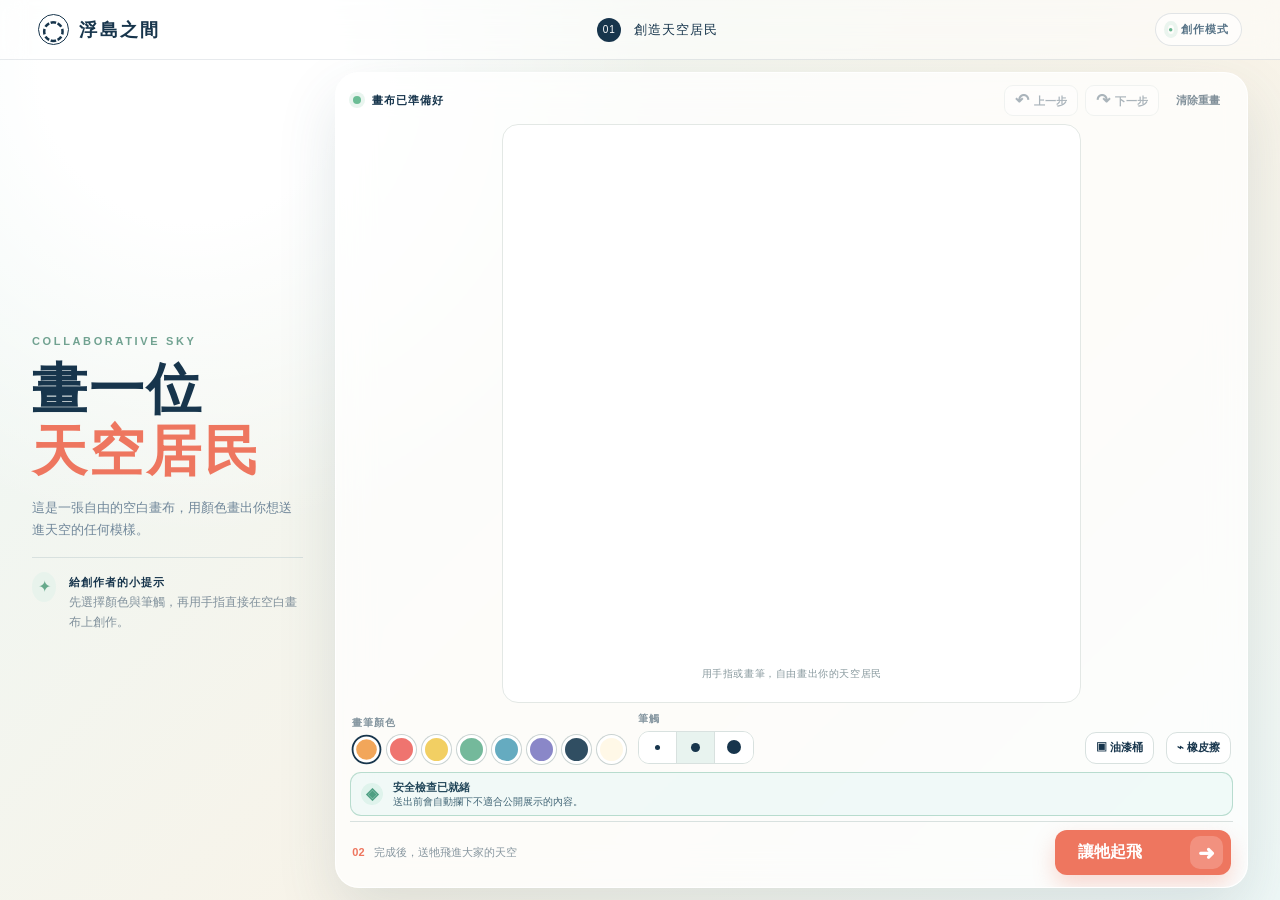
<file: index.html>
<!doctype html>
<html lang="zh-Hant">
<head><meta charset="utf-8"><meta name="viewport" content="width=device-width,initial-scale=1,maximum-scale=1,viewport-fit=cover,user-scalable=no"><meta name="theme-color" content="#e8f7f6"><title>浮島之間｜畫一位天空居民</title><link rel="stylesheet" href="styles.css?v=20261028-1"></head>
<body class="studio-page">
<header class="topbar"><div class="brand" aria-label="浮島之間"><span class="brand-mark">◌</span><span>浮島之間</span></div><div class="step-pill"><span>01</span> 創造天空居民</div><div class="locked-pill"><span>●</span> 創作模式</div></header>
<main class="studio-shell">
<section class="intro-panel"><p class="eyebrow">COLLABORATIVE SKY</p><h1>畫一位<br><em>天空居民</em></h1><p class="lede">這是一張自由的空白畫布，用顏色畫出你想送進天空的任何模樣。</p>
<div class="hint-card"><span class="hint-icon">✦</span><p><strong>給創作者的小提示</strong><br>先選擇顏色與筆觸，再用手指直接在空白畫布上創作。</p></div></section>
<section class="canvas-panel"><div class="canvas-heading"><div><span class="status-dot"></span> 畫布已準備好</div><div class="history-actions"><button id="undoBtn" class="history-button" disabled><span>↶</span> 上一步</button><button id="redoBtn" class="history-button" disabled><span>↷</span> 下一步</button><button id="clearBtn" class="text-button">清除重畫</button></div></div>
<div class="canvas-stage"><canvas id="drawCanvas" width="720" height="720" aria-label="繪圖畫布"></canvas><div class="canvas-note">用手指或畫筆，自由畫出你的天空居民</div></div>
<div class="tool-dock"><div class="palette-group"><span class="tool-label">畫筆顏色</span><div class="palette" id="palette"></div></div><div class="size-group"><span class="tool-label">筆觸</span><div class="segmented" id="sizes"><button data-size="12" aria-label="細筆"><i class="dot small"></i></button><button data-size="24" class="active" aria-label="中筆"><i class="dot medium"></i></button><button data-size="42" aria-label="粗筆"><i class="dot large"></i></button></div></div><button id="bucketBtn" class="tool-toggle bucket-button" aria-pressed="false"><span>▣</span> 油漆桶</button><button id="eraserBtn" class="tool-toggle eraser-button" aria-pressed="false"><span>⌁</span> 橡皮擦</button></div>
<div class="safety-note" id="safetyStatus" aria-live="polite"><span>◈</span><div><strong>作品安全檢查</strong><small>送出前會在這台平板自動檢查，不適合公開展示的內容不會進入投影幕。</small></div></div>
<div class="action-row"><p><span>02</span> 完成後，送牠飛進大家的天空</p><button id="flyBtn" class="fly-button"><span>讓牠起飛</span><b>➜</b></button></div></section></main>
<div class="toast" id="toast" role="status" aria-live="polite"><span>✓</span><div><strong>準備起飛！</strong><small>到投影幕找找你的作品吧</small></div></div><script src="tf.min.js?v=20261027-3"></script><script src="nsfwjs.min.js?v=20261027-3"></script><script src="painter.js?v=20261028-1"></script></body></html>
</file>
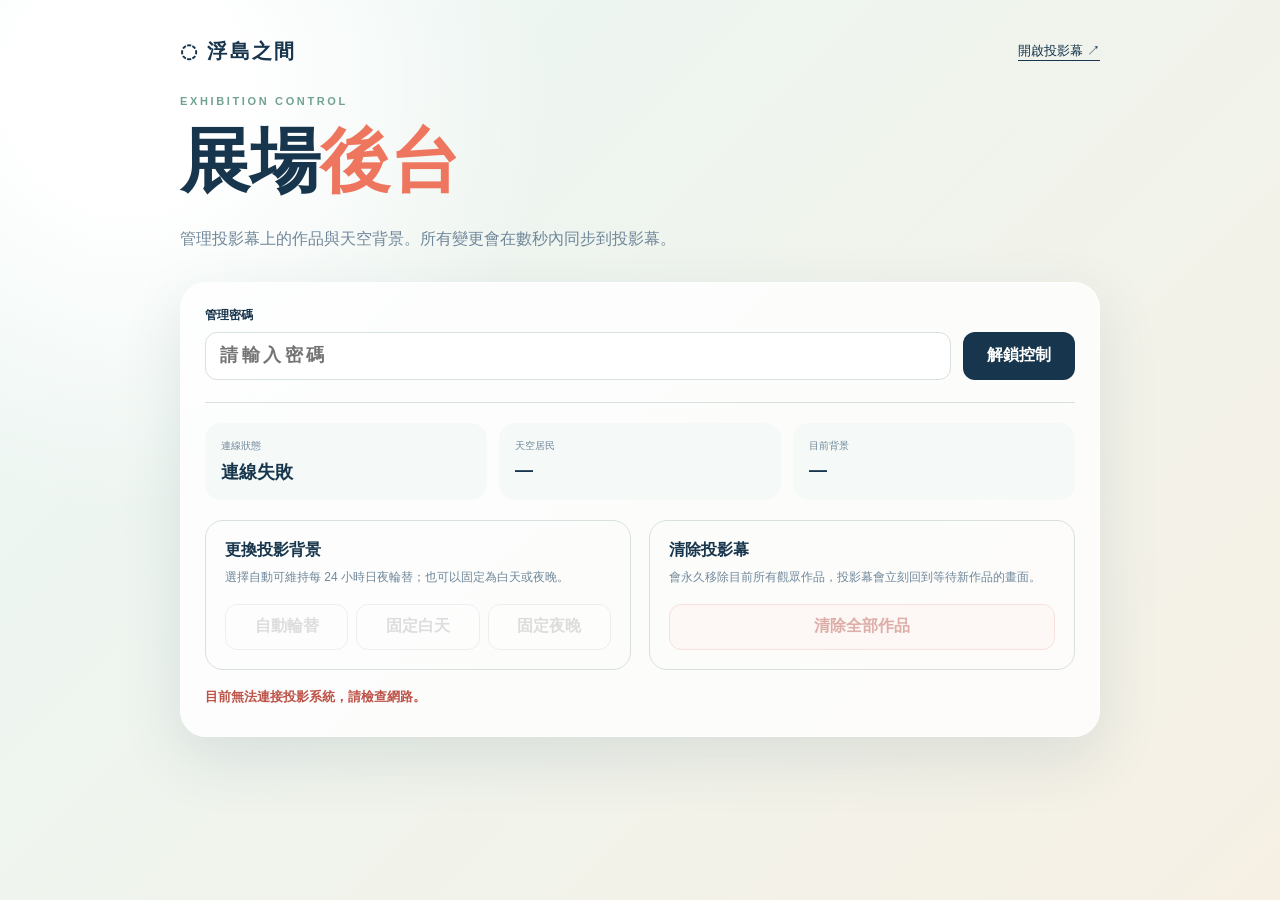
<file: admin.html>
<!doctype html>
<html lang="zh-Hant"><head><meta charset="utf-8"><meta name="viewport" content="width=device-width,initial-scale=1"><meta name="theme-color" content="#17354c"><title>浮島之間｜展場後台</title><style>
:root{--ink:#17354c;--muted:#70879a;--line:#d8e1df;--coral:#ee765f}*{box-sizing:border-box}body{margin:0;min-height:100vh;font-family:"Microsoft JhengHei","PingFang TC",sans-serif;color:var(--ink);background:radial-gradient(circle at 10% 10%,#fff 0 8%,transparent 30%),linear-gradient(135deg,#eaf7f5,#f6f0e4)}button,input{font:inherit}.shell{width:min(920px,calc(100% - 32px));margin:auto;padding:38px 0 56px}.top{display:flex;align-items:center;justify-content:space-between;margin-bottom:30px}.brand{font-family:serif;font-weight:900;letter-spacing:.12em;font-size:20px}.back{color:var(--ink);text-decoration:none;font-size:13px;border-bottom:1px solid}.eyebrow{font-size:11px;letter-spacing:.24em;color:#71a291;font-weight:800}.hero h1{font-family:serif;font-size:clamp(38px,7vw,70px);margin:8px 0 10px}.hero h1 em{color:var(--coral);font-style:normal}.hero p{color:var(--muted);line-height:1.8}.panel{margin-top:28px;background:rgba(255,255,255,.82);border:1px solid #fff;border-radius:26px;padding:24px;box-shadow:0 22px 60px rgba(56,91,105,.13)}.lock{display:flex;gap:12px;align-items:end;padding-bottom:22px;border-bottom:1px solid var(--line)}label{display:block;flex:1;font-size:12px;font-weight:700}input{display:block;width:100%;margin-top:8px;height:48px;border:1px solid var(--line);border-radius:12px;padding:0 14px;font-size:18px;letter-spacing:.2em}.unlock{height:48px;border:0;border-radius:12px;padding:0 24px;background:var(--ink);color:#fff;font-weight:800;cursor:pointer}.status{display:grid;grid-template-columns:repeat(3,1fr);gap:12px;margin:20px 0}.status div{background:#f5faf8;border-radius:16px;padding:16px}.status small,.status strong{display:block}.status small{font-size:10px;color:var(--muted);margin-bottom:7px}.status strong{font-size:18px}.controls{display:grid;grid-template-columns:1fr 1fr;gap:18px}.card{border:1px solid var(--line);border-radius:18px;padding:19px}.card h2{font-size:16px;margin:0 0 7px}.card p{font-size:12px;color:var(--muted);line-height:1.65;margin:0 0 16px}.themes{display:grid;grid-template-columns:repeat(3,1fr);gap:8px}.themes button,.clear{height:46px;border:1px solid var(--line);border-radius:12px;background:#fff;cursor:pointer;font-weight:800}.themes button.active{background:var(--ink);color:#fff;border-color:var(--ink)}.clear{width:100%;background:#fff1ee;color:#b94f43;border-color:#f3c1b8}.clear.confirm{background:#c94f43;color:#fff}.controls button:disabled{opacity:.45;cursor:not-allowed}.message{min-height:24px;margin-top:18px;font-size:13px;font-weight:700;color:#4b8f78}.message.error{color:#bd5248}@media(max-width:680px){.shell{padding-top:24px}.panel{padding:16px}.lock{align-items:stretch;flex-direction:column}.controls,.status{grid-template-columns:1fr}.themes{grid-template-columns:1fr}.unlock{width:100%}}
</style></head><body><main class="shell"><header class="top"><div class="brand">◌ 浮島之間</div><a class="back" href="projection.html" target="_blank">開啟投影幕 ↗</a></header><section class="hero"><div class="eyebrow">EXHIBITION CONTROL</div><h1>展場<em>後台</em></h1><p>管理投影幕上的作品與天空背景。所有變更會在數秒內同步到投影幕。</p></section><section class="panel"><div class="lock"><label>管理密碼<input id="pin" type="password" inputmode="numeric" autocomplete="current-password" placeholder="請輸入密碼"></label><button id="unlock" class="unlock">解鎖控制</button></div><div class="status"><div><small>連線狀態</small><strong id="connection">連線中</strong></div><div><small>天空居民</small><strong id="count">—</strong></div><div><small>目前背景</small><strong id="themeLabel">—</strong></div></div><div class="controls"><article class="card"><h2>更換投影背景</h2><p>選擇自動可維持每 24 小時日夜輪替；也可以固定為白天或夜晚。</p><div class="themes"><button data-theme="auto" disabled>自動輪替</button><button data-theme="day" disabled>固定白天</button><button data-theme="night" disabled>固定夜晚</button></div></article><article class="card"><h2>清除投影幕</h2><p>會永久移除目前所有觀眾作品，投影幕會立刻回到等待新作品的畫面。</p><button id="clear" class="clear" disabled>清除全部作品</button></article></div><div id="message" class="message" role="status" aria-live="polite"></div></section></main><script>
const API_BASE=location.hostname==='floating-islands-painting-1027.quirkygrove133.chatgpt.site'?'':'https://floating-islands-painting-1027.quirkygrove133.chatgpt.site';let unlocked=false,confirming=false;const pin=document.querySelector('#pin'),message=document.querySelector('#message'),clearBtn=document.querySelector('#clear');function say(text,error){message.textContent=text;message.classList.toggle('error',!!error)}function labelTheme(theme){return theme==='day'?'固定白天':theme==='night'?'固定夜晚':'自動輪替'}function setUnlocked(value){unlocked=value;document.querySelectorAll('[data-theme],#clear').forEach(function(button){button.disabled=!value});document.querySelector('#unlock').textContent=value?'已解鎖':'解鎖控制'}function renderState(state){document.querySelector('#connection').textContent='已連線';document.querySelector('#count').textContent=String(state.total||0)+' 位';const theme=state.theme||'auto';document.querySelector('#themeLabel').textContent=labelTheme(theme);document.querySelectorAll('[data-theme]').forEach(function(button){button.classList.toggle('active',button.dataset.theme===theme)})}async function refresh(){try{const response=await fetch(API_BASE+'/api/state',{cache:'no-store'});if(!response.ok)throw new Error();renderState(await response.json())}catch(error){document.querySelector('#connection').textContent='連線失敗';say('目前無法連接投影系統，請檢查網路。',true)}}async function command(body){const response=await fetch(API_BASE+'/api/admin',{method:'POST',headers:{'content-type':'application/json','x-admin-pin':pin.value.trim()},body:JSON.stringify(body)});if(response.status===401){setUnlocked(false);throw new Error('管理密碼不正確')}if(!response.ok)throw new Error('操作失敗，請稍後再試');const data=await response.json();renderState(data);return data}document.querySelector('#unlock').onclick=async function(){if(!pin.value.trim()){say('請先輸入管理密碼。',true);return}try{await command({action:'status'});setUnlocked(true);say('後台已解鎖，可以控制投影幕。')}catch(error){say(error.message,true)}};document.querySelectorAll('[data-theme]').forEach(function(button){button.onclick=async function(){try{await command({action:'theme',theme:button.dataset.theme});say('背景已切換為「'+labelTheme(button.dataset.theme)+'」。')}catch(error){say(error.message,true)}}});clearBtn.onclick=async function(){if(!confirming){confirming=true;clearBtn.textContent='再按一次，確認全部清除';clearBtn.classList.add('confirm');say('此操作無法復原，請再次按下紅色按鈕確認。',true);setTimeout(function(){confirming=false;clearBtn.textContent='清除全部作品';clearBtn.classList.remove('confirm')},5000);return}confirming=false;try{const data=await command({action:'clear'});clearBtn.textContent='清除全部作品';clearBtn.classList.remove('confirm');say('已清除 '+String(data.deleted||0)+' 件作品，投影幕已重設。')}catch(error){say(error.message,true)}};pin.addEventListener('keydown',function(event){if(event.key==='Enter')document.querySelector('#unlock').click()});refresh();setInterval(refresh,5000);
</script></body></html>
</file>
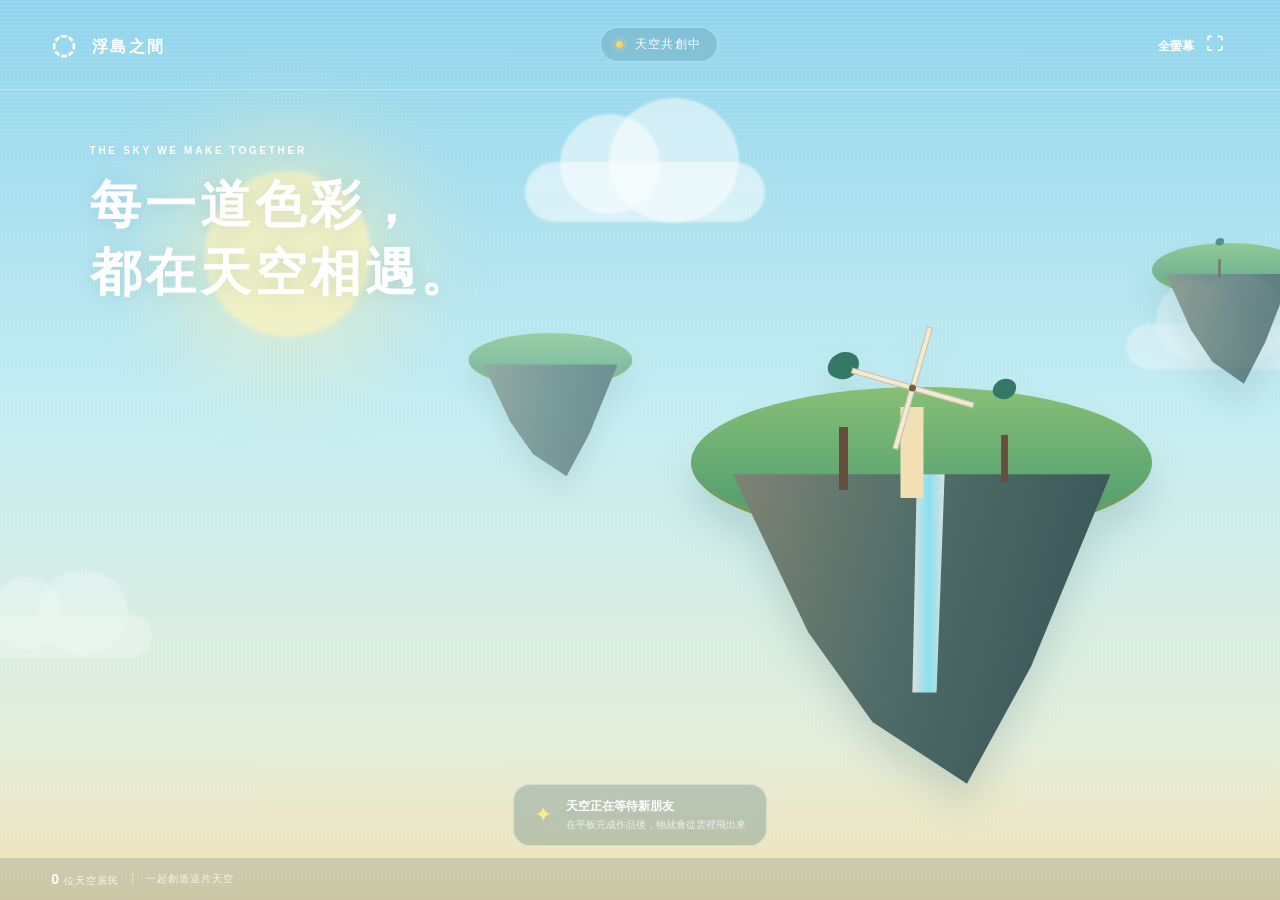
<file: projection.html>
<!doctype html>
<html lang="zh-Hant"><head><meta charset="utf-8"><meta name="viewport" content="width=device-width,initial-scale=1"><meta name="theme-color" content="#8fd5ed"><title>浮島之間｜共創投影幕</title><link rel="stylesheet" href="styles.css?v=20261027-2"></head>
<body class="projection-page"><main class="sky" id="sky"><div class="sun"></div><div class="grain"></div><div class="ambient-cloud cloud-one"></div><div class="ambient-cloud cloud-two"></div><div class="ambient-cloud cloud-three"></div>
<header class="projection-header"><div class="projection-brand"><span>◌</span> 浮島之間</div><div class="live-pill"><i></i> <span id="liveLabel">天空共創中</span></div><button id="fullscreenBtn" class="fullscreen-button">全螢幕 <span>⛶</span></button></header>
<section class="sky-copy"><p id="skyEyebrow">THE SKY WE MAKE TOGETHER</p><h1 id="skyTitle">每一道色彩，<br>都在天空相遇。</h1></section>
<div class="island island-back"><div class="land"></div><div class="rock"></div></div><div class="island island-main"><div class="windmill"><b></b><i></i></div><div class="tree t1"></div><div class="tree t2"></div><div class="land"></div><div class="rock"></div><span class="waterfall"></span></div><div class="island island-small"><div class="tree t3"></div><div class="land"></div><div class="rock"></div></div>
<div id="flyers" class="flyers" aria-live="polite"></div><div class="waiting-card" id="waitingCard"><span>✦</span><p><strong id="waitingTitle">天空正在等待新朋友</strong><small id="waitingText">在平板完成作品後，牠就會從雲裡飛出來</small></p></div><footer class="projection-footer"><span><b id="residentCount">0</b> 位天空居民</span><span class="divider"></span><span id="footerMessage">一起創造這片天空</span></footer>
</main><script src="projection.js?v=20261027-2"></script></body></html>
</file>
<file: styles.css>
:root{--ink:#17354c;--muted:#70879a;--line:#d8e1df;--coral:#ee765f;--shadow:0 24px 60px rgba(56,91,105,.14)}
.safety-note{display:flex;align-items:flex-start;gap:10px;margin-top:12px;padding:12px 14px;border:1px solid rgba(101,171,192,.25);border-radius:14px;background:rgba(232,247,246,.62);color:#416475}.safety-note>span{display:grid;place-items:center;flex:0 0 26px;width:26px;height:26px;border-radius:50%;background:#dff3ec;color:#4f9f83;font-weight:800}.safety-note strong,.safety-note small{display:block}.safety-note strong{font-size:13px;color:#23475a;margin-bottom:2px}.safety-note small{font-size:12px;line-height:1.55}.safety-note.checking{border-color:rgba(242,166,90,.5);background:rgba(255,248,231,.75)}.safety-note.ready{border-color:rgba(116,185,155,.45)}.safety-note.error{border-color:rgba(239,116,111,.45);background:rgba(255,240,238,.82)}.fly-button:disabled{cursor:wait;filter:saturate(.55);opacity:.72;transform:none!important}
*{box-sizing:border-box}html,body{margin:0;min-height:100%;font-family:"Microsoft JhengHei","PingFang TC",sans-serif;color:var(--ink)}button,a{font:inherit}button{color:inherit}
.studio-page{min-height:100vh;background:radial-gradient(circle at 15% 8%,#fff 0 11%,transparent 34%),linear-gradient(135deg,#edf8f7,#f8f3e8 60%,#eff8f7)}
.topbar{height:76px;padding:0 clamp(22px,4vw,68px);display:flex;align-items:center;border-bottom:1px solid rgba(23,53,76,.1);gap:28px}.brand{display:flex;align-items:center;gap:10px;text-decoration:none;color:var(--ink);font-family:serif;font-weight:900;font-size:18px;letter-spacing:.12em}.brand-mark{display:grid;place-items:center;width:31px;height:31px;border:1.5px solid;border-radius:50%;font-size:26px}.step-pill{margin:auto;font-size:13px;letter-spacing:.08em}.step-pill span{display:inline-grid;place-items:center;width:24px;height:24px;margin-right:8px;border-radius:50%;background:var(--ink);color:#fff;font-size:10px}.projection-link{text-decoration:none;color:var(--ink);font-size:13px;font-weight:700;border-bottom:1px solid;padding-bottom:3px}.projection-link span{color:var(--coral);font-size:17px}
.studio-shell{max-width:1440px;margin:auto;padding:48px clamp(24px,5vw,78px) 58px;display:grid;grid-template-columns:minmax(330px,.78fr) minmax(580px,1.45fr);gap:clamp(38px,6vw,90px);align-items:start}.eyebrow{font-size:11px;letter-spacing:.24em;font-weight:800;color:#71a291;margin:18px 0}.intro-panel h1{font-family:serif;font-size:clamp(45px,5vw,72px);line-height:1.13;letter-spacing:.04em;margin:0 0 22px}.intro-panel h1 em{color:var(--coral);font-style:normal}.lede{color:var(--muted);line-height:1.9;max-width:430px;font-size:15px}
.hint-card{margin-top:27px;border-top:1px solid var(--line);padding-top:22px;display:flex;gap:13px;align-items:flex-start}.hint-card p{margin:0;color:#81919c;font-size:12px;line-height:1.7}.hint-card strong{color:var(--ink);font-size:11px;letter-spacing:.08em}.hint-icon{width:30px;height:30px;display:grid;place-items:center;background:#e8f3ec;border-radius:50%;color:#66a98b}
.canvas-panel{background:rgba(255,255,255,.73);backdrop-filter:blur(18px);border:1px solid rgba(255,255,255,.9);border-radius:28px;padding:22px;box-shadow:var(--shadow)}.canvas-heading{display:flex;justify-content:space-between;align-items:center;font-size:11px;font-weight:700;letter-spacing:.08em;padding:2px 3px 16px}.status-dot{display:inline-block;width:8px;height:8px;background:#6bbd95;border-radius:50%;margin-right:7px;box-shadow:0 0 0 4px rgba(107,189,149,.15)}.text-button{border:0;background:none;font-size:11px;color:#81909a;cursor:pointer}
.canvas-stage{position:relative;aspect-ratio:1;max-height:60vh;border-radius:19px;overflow:hidden;background:#fff;border:1px solid #e3e8e5;box-shadow:inset 0 0 0 1px rgba(255,255,255,.8)}.canvas-stage canvas{position:absolute;width:100%;height:100%;inset:0;touch-action:none}.canvas-note{position:absolute;bottom:14px;left:50%;transform:translateX(-50%);font-size:10px;letter-spacing:.06em;color:#87989d;background:rgba(255,255,255,.83);padding:7px 14px;border-radius:20px;white-space:nowrap;pointer-events:none}
.tool-dock{display:flex;align-items:end;gap:20px;padding:19px 4px 7px}.tool-label{font-size:10px;color:#84959f;font-weight:700;display:block;margin-bottom:9px;letter-spacing:.08em}.palette{display:flex;gap:8px}.color-button{width:32px;height:32px;border-radius:50%;border:3px solid white;box-shadow:0 0 0 1px #cad3d2;cursor:pointer;transition:.16s}.color-button.active{box-shadow:0 0 0 2px var(--ink);transform:scale(.9)}.segmented{display:flex;border:1px solid var(--line);border-radius:11px;overflow:hidden}.segmented button{width:42px;height:34px;border:0;border-right:1px solid var(--line);background:white;display:grid;place-items:center;cursor:pointer}.segmented button:last-child{border:0}.segmented button.active{background:#e8f3ef}.dot{display:block;border-radius:50%;background:var(--ink)}.dot.small{width:5px;height:5px}.dot.medium{width:9px;height:9px}.dot.large{width:14px;height:14px}.tool-toggle{height:35px;border:1px solid var(--line);border-radius:11px;background:white;padding:0 13px;font-size:11px;font-weight:700;cursor:pointer;white-space:nowrap}.bucket-button{margin-left:auto}.tool-toggle[aria-pressed="true"]{background:var(--ink);color:white}
.action-row{display:flex;align-items:center;border-top:1px solid var(--line);margin-top:13px;padding:18px 3px 1px;gap:18px}.action-row p{font-size:11px;color:#87969f;line-height:1.5;margin:0}.action-row p span{color:var(--coral);font-weight:800;margin-right:6px}.fly-button{margin-left:auto;min-width:190px;height:55px;border:0;border-radius:14px;background:var(--coral);color:white;font-weight:800;display:flex;justify-content:space-between;align-items:center;padding:0 8px 0 23px;cursor:pointer;box-shadow:0 10px 22px rgba(238,118,95,.28);transition:.2s}.fly-button:hover{transform:translateY(-2px)}.fly-button b{display:grid;place-items:center;width:39px;height:39px;background:rgba(255,255,255,.2);border-radius:10px;font-size:20px}.toast{position:fixed;z-index:20;left:50%;bottom:30px;transform:translate(-50%,130px);opacity:0;display:flex;gap:12px;align-items:center;background:var(--ink);color:#fff;border-radius:16px;padding:13px 22px;box-shadow:0 15px 40px rgba(14,42,62,.3);transition:.45s}.toast.show{transform:translate(-50%,0);opacity:1}.toast>span{display:grid;place-items:center;width:30px;height:30px;border-radius:50%;background:#68b995}.toast strong,.toast small{display:block}.toast strong{font-size:13px}.toast small{font-size:10px;color:#bad0d9;margin-top:2px}
.projection-page{overflow:hidden;background:#9edcf0}.sky{position:relative;width:100vw;height:100vh;overflow:hidden;background:linear-gradient(#91d4ec 0%,#c4edf2 46%,#f3eecf 100%);isolation:isolate}.sky:after{content:"";position:absolute;inset:auto 0 0;height:17%;background:linear-gradient(transparent,rgba(234,217,169,.65));z-index:-1}.sun{position:absolute;left:16%;top:19%;width:13vw;height:13vw;border-radius:50%;background:rgba(255,242,184,.78);filter:blur(2px);box-shadow:0 0 90px 38px rgba(255,238,175,.43)}.grain{position:absolute;inset:0;opacity:.1;pointer-events:none;background-image:radial-gradient(#fff 1px,transparent 1px);background-size:4px 4px}.projection-header{position:absolute;z-index:10;top:0;left:0;right:0;height:90px;padding:0 4vw;display:flex;align-items:center;color:#fff;border-bottom:1px solid rgba(255,255,255,.28)}.projection-brand{font-family:serif;font-weight:900;letter-spacing:.14em}.projection-brand span{font-size:28px;vertical-align:-2px;margin-right:8px}.live-pill{margin:auto;font-size:12px;letter-spacing:.12em;background:rgba(28,83,103,.17);border:1px solid rgba(255,255,255,.42);border-radius:30px;padding:8px 15px;backdrop-filter:blur(10px)}.live-pill i{display:inline-block;width:7px;height:7px;border-radius:50%;background:#f3d16d;margin-right:7px;box-shadow:0 0 0 4px rgba(243,209,109,.18)}.fullscreen-button{color:white;border:0;background:none;cursor:pointer;font-weight:700;font-size:12px}.fullscreen-button span{font-size:17px;margin-left:8px}.sky-copy{position:absolute;z-index:2;left:7vw;top:15vh;color:white;text-shadow:0 2px 18px rgba(31,87,108,.12)}.sky-copy p{font-size:10px;letter-spacing:.27em;font-weight:800}.sky-copy h1{font-family:serif;font-size:clamp(34px,4vw,67px);line-height:1.32;letter-spacing:.08em;margin:15px 0}
.ambient-cloud{position:absolute;background:rgba(255,255,255,.52);border-radius:70px;filter:blur(1px);animation:cloudDrift 28s ease-in-out infinite alternate}.ambient-cloud:before,.ambient-cloud:after{content:"";position:absolute;background:inherit;border-radius:50%}.cloud-one{width:240px;height:60px;left:41%;top:18%}.cloud-one:before{width:100px;height:100px;left:35px;top:-48px}.cloud-one:after{width:130px;height:125px;right:26px;top:-64px}.cloud-two{width:180px;height:45px;right:-2%;top:36%;opacity:.65}.cloud-two:before{width:80px;height:80px;left:30px;top:-43px}.cloud-two:after{width:95px;height:90px;right:20px;top:-49px}.cloud-three{width:190px;height:42px;left:-3%;bottom:27%;opacity:.5}.cloud-three:before{width:70px;height:72px;left:30px;top:-38px}.cloud-three:after{width:90px;height:84px;right:24px;top:-45px}@keyframes cloudDrift{to{transform:translateX(55px)}}
.island{position:absolute;z-index:1;filter:drop-shadow(0 24px 18px rgba(45,90,92,.17))}.island .land{position:absolute;width:100%;height:38%;top:0;border-radius:50%;background:linear-gradient(#88bf76,#4a9a70);border-bottom:9px solid #6f9d61}.island .rock{position:absolute;left:9%;right:9%;top:22%;height:78%;background:linear-gradient(105deg,#7e8475,#4f6c68 45%,#354f53);clip-path:polygon(0 0,100% 0,79% 62%,62% 100%,37% 80%,20% 51%)}.island-main{width:36vw;height:31vw;max-height:440px;right:10%;top:43%}.island-back{width:16vw;height:14vw;left:35%;top:35%;opacity:.62;transform:scale(.8)}.island-small{width:12vw;height:11vw;right:-2%;top:27%;opacity:.74}.tree{position:absolute;z-index:3;width:2%;height:16%;background:#654e3d;bottom:74%}.tree:before{content:"";position:absolute;width:320%;aspect-ratio:1;left:-110%;top:-120%;background:#347965;border-radius:65% 40% 60% 35%;transform:rotate(22deg)}.t1{left:32%}.t2{left:67%;transform:scale(.75)}.t3{left:43%;transform:scale(.8)}.waterfall{position:absolute;z-index:4;width:7%;height:55%;top:22%;left:48%;background:linear-gradient(90deg,rgba(255,255,255,.8),#8ae0ef,rgba(255,255,255,.8));clip-path:polygon(14% 0,100% 0,75% 100%,0 100%)}.windmill{position:absolute;z-index:5;left:48%;bottom:72%;width:5%;height:23%;background:#f2e0b4;transform:translateX(-50%)}.windmill:after{content:"";position:absolute;left:50%;top:-21%;width:7px;height:7px;border-radius:50%;background:#765d45;transform:translate(-50%,-50%)}.windmill b,.windmill i{position:absolute;left:50%;top:-21%;width:550%;height:7%;background:#f3ead3;transform-origin:center;transform:translate(-50%,-50%) rotate(16deg);border:1px solid rgba(83,93,82,.3)}.windmill i{transform:translate(-50%,-50%) rotate(106deg)}
.flyers{position:absolute;inset:0;z-index:6;pointer-events:none}.flyer{position:absolute;left:-16vw;width:clamp(105px,11vw,190px);height:clamp(105px,11vw,190px);object-fit:contain;filter:drop-shadow(0 10px 8px rgba(38,74,85,.2));animation:flyAcross var(--duration) linear infinite;will-change:transform}.flyer.fresh{filter:drop-shadow(0 0 18px rgba(255,241,154,.95)) drop-shadow(0 10px 8px rgba(38,74,85,.2))}@keyframes flyAcross{0%{left:-16vw;transform:translateY(0) rotate(-3deg) scale(var(--scale))}25%{transform:translateY(-7vh) rotate(2deg) scale(var(--scale))}50%{transform:translateY(3vh) rotate(-2deg) scale(var(--scale))}75%{transform:translateY(-5vh) rotate(3deg) scale(var(--scale))}100%{left:110vw;transform:translateY(0) rotate(-2deg) scale(var(--scale))}}.waiting-card{position:absolute;z-index:8;left:50%;bottom:6vh;transform:translateX(-50%);display:flex;align-items:center;gap:14px;color:white;background:rgba(25,77,92,.23);border:1px solid rgba(255,255,255,.4);border-radius:17px;padding:13px 20px;backdrop-filter:blur(10px);transition:.5s}.waiting-card.hidden{opacity:0;transform:translate(-50%,30px)}.waiting-card>span{font-size:22px;color:#ffe79a}.waiting-card p{margin:0}.waiting-card strong,.waiting-card small{display:block}.waiting-card strong{font-size:12px}.waiting-card small{font-size:10px;opacity:.75;margin-top:3px}.projection-footer{position:absolute;z-index:9;bottom:0;left:0;right:0;height:42px;padding:0 4vw;display:flex;align-items:center;color:rgba(255,255,255,.84);background:rgba(25,69,78,.16);font-size:10px;letter-spacing:.1em}.projection-footer b{font-size:14px;color:white}.projection-footer .divider{width:1px;height:12px;background:rgba(255,255,255,.4);margin:0 13px}
@media(max-width:900px){.topbar{height:66px}.step-pill{display:none}.studio-shell{grid-template-columns:1fr;padding-top:25px;gap:28px}.intro-panel h1 br{display:none}.intro-panel h1{font-size:43px}.hint-card{margin-top:25px}.canvas-stage{max-height:none}.tool-dock{flex-wrap:wrap}.bucket-button{margin-left:0}.island-main{width:55vw;height:48vw;right:4%;top:49%}.island-back{width:24vw;height:21vw;left:34%;top:39%}}@media(max-width:560px){.projection-link{font-size:0}.projection-link span{font-size:20px}.studio-shell{padding:18px 14px 36px}.intro-panel h1{font-size:37px}.canvas-panel{padding:13px;border-radius:21px}.tool-dock{gap:14px}.color-button{width:29px;height:29px}.action-row p{display:none}.fly-button{width:100%}.projection-header{height:64px}.live-pill{display:none}}
.sky.night{background:linear-gradient(#07162d 0%,#173a59 48%,#3b3653 100%)}.sky.night:after{background:linear-gradient(transparent,rgba(24,22,47,.72))}.sky.night .sun{background:#f3f0d5;box-shadow:0 0 70px 25px rgba(224,235,255,.25);width:9vw;height:9vw;left:17%;top:17%}.sky.night .sun:after{content:"";position:absolute;width:88%;height:88%;left:28%;top:-8%;border-radius:50%;background:#0c2039}.sky.night .ambient-cloud{opacity:.16;background:rgba(201,226,242,.34)}.sky.night .island .land{background:linear-gradient(#315c55,#193f3c);border-bottom-color:#274d46}.sky.night .island .rock{background:linear-gradient(105deg,#46566a,#27394e 45%,#172838)}.sky.night .tree:before{background:#1f5147}.sky.night .waterfall{background:linear-gradient(90deg,rgba(190,230,255,.25),#69c9df,rgba(190,230,255,.3));box-shadow:0 0 22px rgba(97,211,235,.35)}.sky.night .windmill{filter:brightness(.7)}.sky.night .waiting-card{background:rgba(7,20,44,.42)}.star{position:absolute;z-index:0;width:3px;height:3px;border-radius:50%;background:#fff;box-shadow:0 0 8px rgba(255,255,255,.85);animation:twinkle var(--twinkle,3s) ease-in-out infinite alternate;pointer-events:none}.sky:not(.night) .star{display:none}@keyframes twinkle{from{opacity:.25;transform:scale(.7)}to{opacity:1;transform:scale(1.45)}}

/* 平板展場模式：鎖定單一畫面，避免觀眾誤滑或誤觸離開 */
html{height:100%;overscroll-behavior:none}
.studio-page{position:fixed;inset:0;width:100%;height:100dvh;min-height:0;overflow:hidden;overscroll-behavior:none;touch-action:none;user-select:none;-webkit-user-select:none}
.studio-page button{touch-action:manipulation}
.studio-page .topbar{height:60px;min-height:60px;padding:0 clamp(16px,3vw,44px);gap:20px;background:rgba(255,255,255,.48);backdrop-filter:blur(12px)}
.studio-page .brand{cursor:default}
.locked-pill{display:flex;align-items:center;gap:7px;font-size:11px;font-weight:800;letter-spacing:.08em;color:#587487;padding:8px 12px;border:1px solid rgba(23,53,76,.12);border-radius:999px;background:rgba(255,255,255,.65)}
.locked-pill span{color:#69b690;font-size:8px;box-shadow:0 0 0 4px rgba(105,182,144,.13);border-radius:50%}
.studio-page .studio-shell{width:100%;height:calc(100dvh - 60px);max-width:none;margin:0;padding:12px clamp(14px,2.5vw,38px);grid-template-columns:minmax(220px, .55fr) minmax(0,1.85fr);gap:clamp(16px,2.5vw,36px);align-items:stretch;overflow:hidden}
.studio-page .intro-panel{align-self:center;min-width:0}
.studio-page .eyebrow{margin:8px 0 12px}
.studio-page .intro-panel h1{font-size:clamp(38px,4.3vw,64px);margin-bottom:12px}
.studio-page .lede{font-size:13px;line-height:1.7}
.studio-page .hint-card{margin-top:16px;padding-top:14px}
.studio-page .canvas-panel{height:100%;min-height:0;padding:12px 14px;border-radius:24px;display:grid;grid-template-rows:auto minmax(0,1fr) auto auto auto;overflow:hidden}
.studio-page .canvas-heading{min-height:34px;padding:0 3px 8px;gap:12px}
.history-actions{display:flex;align-items:center;gap:7px}
.history-button{height:31px;border:1px solid var(--line);border-radius:9px;background:#fff;padding:0 10px;font-size:11px;font-weight:700;cursor:pointer;transition:.15s}
.history-button span{font-size:17px;vertical-align:-1px;margin-right:2px}
.history-button:hover:not(:disabled){border-color:#9db6b0;background:#edf7f3}
.history-button:disabled{opacity:.36;cursor:default}
.studio-page .text-button{height:31px;padding:0 9px;border:1px solid transparent;border-radius:9px}
.studio-page .text-button:hover{background:#fff1ee;color:#c95847}
.studio-page .canvas-stage{height:100%;width:auto;max-width:100%;max-height:none;min-height:0;aspect-ratio:1;justify-self:center;align-self:center;border-radius:16px;touch-action:none}
.studio-page .canvas-stage canvas{touch-action:none}
.studio-page .tool-dock{min-width:0;padding:9px 2px 3px;gap:12px;align-items:end;flex-wrap:nowrap}
.studio-page .tool-label{margin-bottom:5px}
.studio-page .palette{gap:6px}
.studio-page .color-button{width:29px;height:29px}
.studio-page .segmented button{width:38px;height:31px}
.studio-page .tool-toggle{height:32px;padding:0 10px}
.studio-page .safety-note{margin-top:5px;padding:7px 10px;border-radius:11px;align-items:center}
.studio-page .safety-note>span{width:22px;height:22px;flex-basis:22px}
.studio-page .safety-note strong{font-size:11px;margin:0}
.studio-page .safety-note small{font-size:10px;line-height:1.35}
.studio-page .action-row{margin-top:5px;padding:8px 2px 0;min-height:49px}
.studio-page .fly-button{height:45px;min-width:176px;border-radius:12px}
.studio-page .fly-button b{width:33px;height:33px}

@media(max-width:1024px){
  .studio-page .studio-shell{grid-template-columns:1fr;padding:10px 12px}
  .studio-page .intro-panel{display:none}
  .studio-page .canvas-panel{border-radius:20px}
}
@media(max-height:760px){
  .studio-page .topbar{height:52px;min-height:52px}
  .studio-page .studio-shell{height:calc(100dvh - 52px);padding-top:7px;padding-bottom:7px}
  .studio-page .canvas-panel{padding-top:8px;padding-bottom:8px}
  .studio-page .safety-note small{display:none}
  .studio-page .canvas-note{display:none}
  .studio-page .tool-dock{padding-top:6px}
}
@media(max-width:620px){
  .studio-page .step-pill{display:none}
  .studio-page .locked-pill{margin-left:auto}
  .studio-page .history-button{font-size:0;width:34px;padding:0}
  .studio-page .history-button span{font-size:18px;margin:0}
  .studio-page .tool-dock{display:grid;grid-template-columns:1fr auto auto;gap:7px}
  .studio-page .palette-group{grid-column:1/-1}
  .studio-page .bucket-button{margin-left:0}
  .studio-page .color-button{width:27px;height:27px}
  .studio-page .action-row p{display:none}
  .studio-page .fly-button{width:100%}
}
</file>
